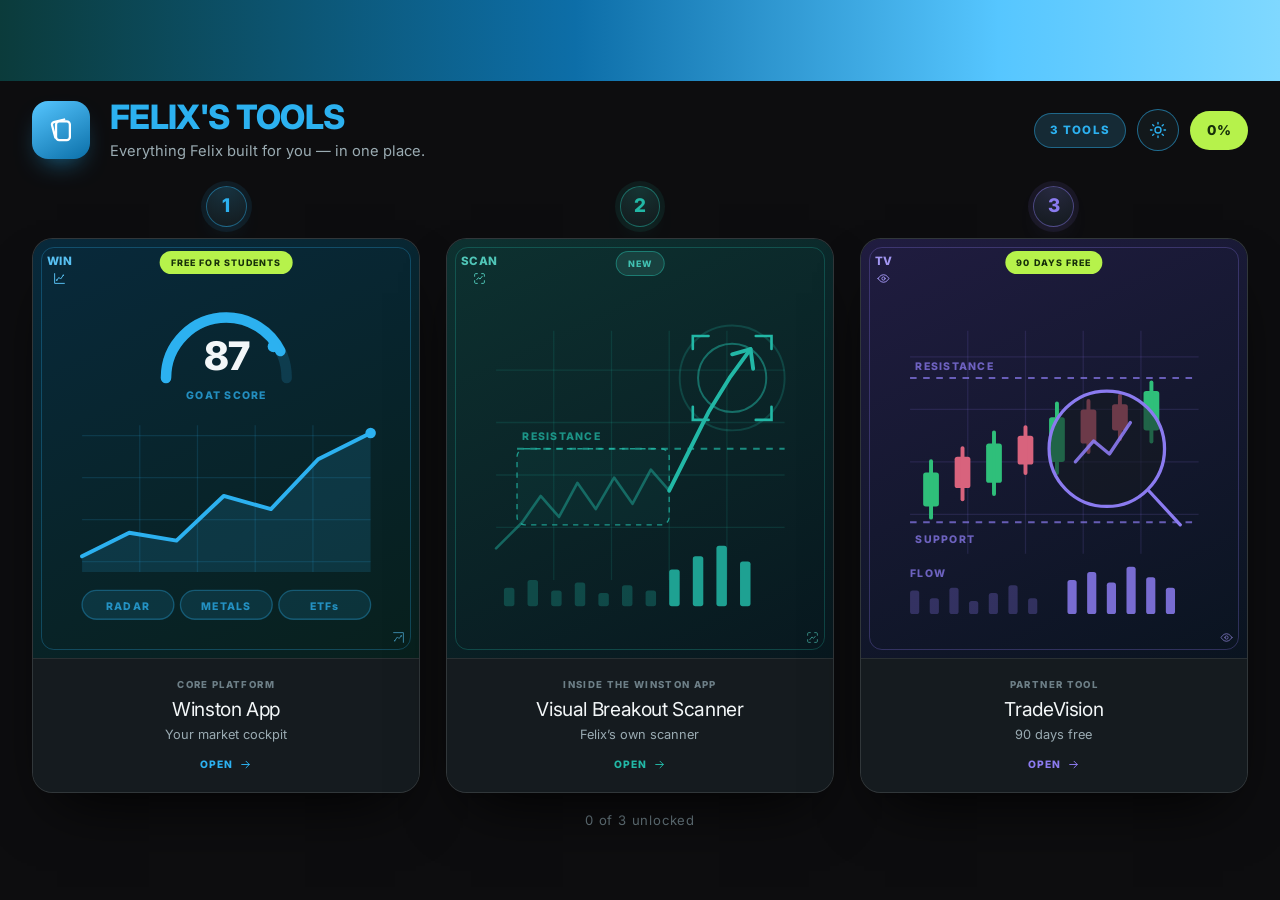
<file: index.html>
<!DOCTYPE html>
<html lang="en" data-theme="dark">
  <head>
    <meta charset="utf-8" />
    <meta name="viewport" content="width=device-width, initial-scale=1" />
    <title>Felix's Tools · GOAT Academy</title>
    <meta
      name="description"
      content="The three tools Felix built for the GOAT Academy community — the Winston App, the Visual Breakout Scanner and TradeVision."
    />
    <link
      rel="icon"
      href="data:image/svg+xml,<svg xmlns='http://www.w3.org/2000/svg' viewBox='0 0 100 100'><text y='.9em' font-size='90'>🐐</text></svg>"
    />
    <link rel="preconnect" href="https://fonts.googleapis.com" />
    <link rel="preconnect" href="https://fonts.gstatic.com" crossorigin />
    <link
      href="https://fonts.googleapis.com/css2?family=Inter:wght@400;600;700;800&display=swap"
      rel="stylesheet"
    />
    <link rel="stylesheet" href="assets/styles.css" />
  </head>
  <body>
    <div class="banner"></div>

    <header class="masthead">
      <div class="masthead__row">
        <span class="brandmark">
          <svg
            id="brandIcon"
            viewBox="0 0 24 24"
            fill="none"
            stroke="currentColor"
            stroke-width="1.8"
            stroke-linecap="round"
            stroke-linejoin="round"
            aria-hidden="true"
          ></svg>
        </span>

        <div class="masthead__titles">
          <h1>Felix's Tools</h1>
          <p>Everything Felix built for you — in one place.</p>
        </div>

        <div class="masthead__meta">
          <span class="chip chip--count" id="toolCount"></span>
          <button class="theme-toggle" id="themeToggle" type="button" aria-label="Switch theme">
            <svg
              id="iconMoon"
              class="icon-moon"
              viewBox="0 0 24 24"
              fill="none"
              stroke="currentColor"
              stroke-width="1.8"
              stroke-linecap="round"
              stroke-linejoin="round"
              aria-hidden="true"
            ></svg>
            <svg
              id="iconSun"
              class="icon-sun"
              viewBox="0 0 24 24"
              fill="none"
              stroke="currentColor"
              stroke-width="1.8"
              stroke-linecap="round"
              stroke-linejoin="round"
              aria-hidden="true"
            ></svg>
          </button>
          <span class="chip chip--progress" id="progressChip">0%</span>
        </div>
      </div>
    </header>

    <main class="stage">
      <div class="tools" id="tools"></div>
      <p class="deck-status" id="deckStatus"></p>
    </main>

    <div
      class="overlay"
      id="overlay"
      role="dialog"
      aria-modal="true"
      aria-labelledby="detailTitle"
      aria-hidden="true"
    >
      <article class="detail" id="detail"></article>
    </div>

    <script src="assets/data.js"></script>
    <script src="assets/art.js"></script>
    <script src="assets/app.js"></script>
  </body>
</html>
</file>
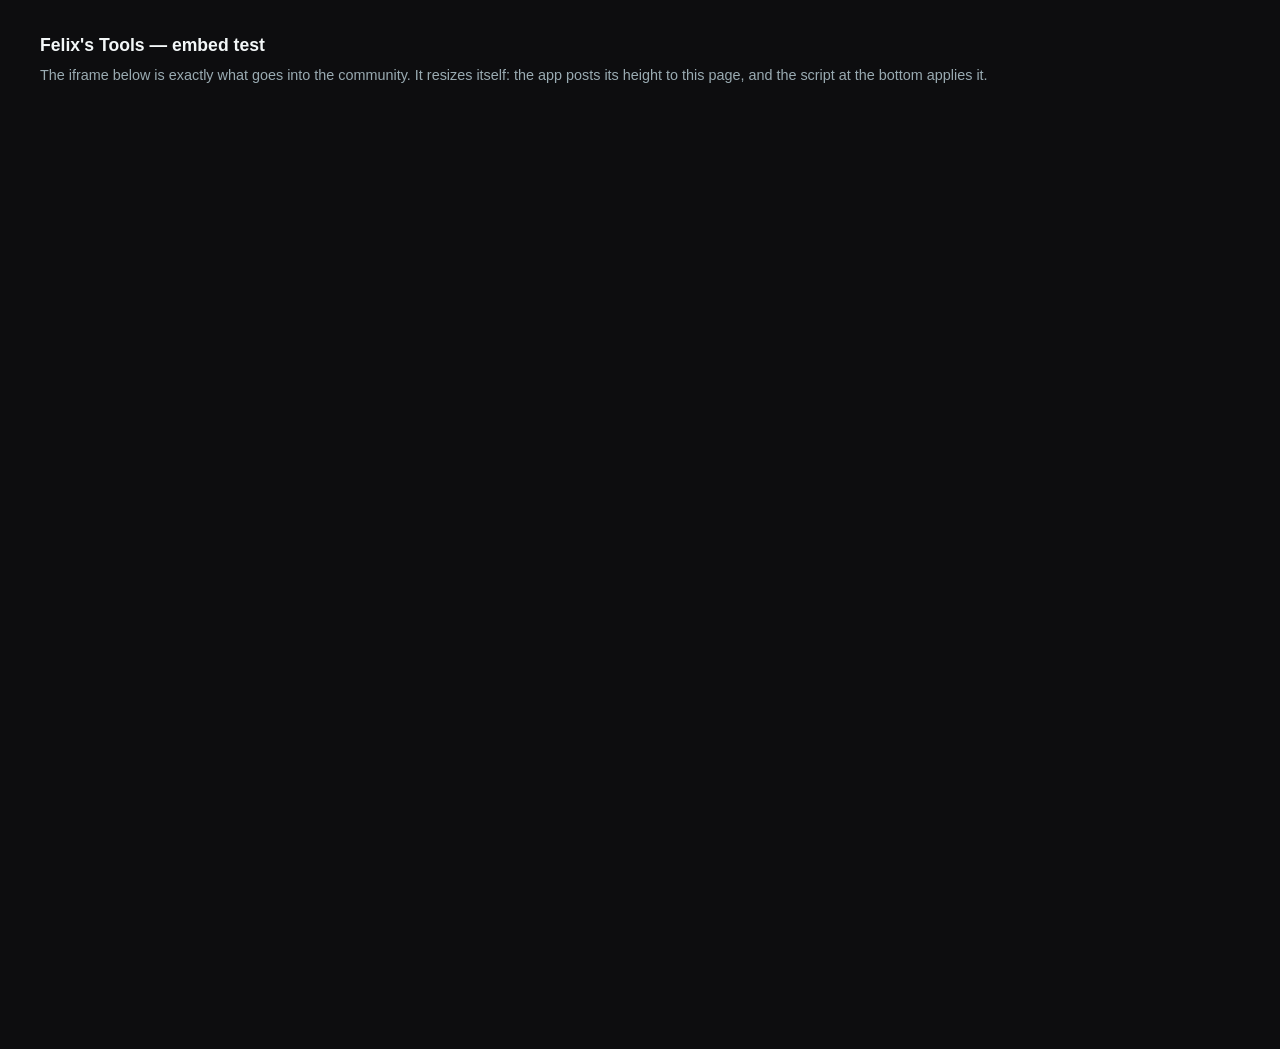
<file: embed.html>
<!DOCTYPE html>
<html lang="en">
  <head>
    <meta charset="utf-8" />
    <meta name="viewport" content="width=device-width, initial-scale=1" />
    <title>Felix's Tools — embed test</title>
    <style>
      body {
        margin: 0;
        padding: 2rem 1rem;
        background: #0d0d0f;
        color: #9aabb2;
        font: 400 15px/1.5 'Inter', -apple-system, BlinkMacSystemFont, 'Segoe UI',
          Roboto, Helvetica, Arial, sans-serif;
      }

      .page {
        max-width: 1200px;
        margin-inline: auto;
      }

      h1 {
        margin: 0 0 0.4rem;
        font-size: 1.1rem;
        color: #f3f7f8;
      }

      p {
        margin: 0 0 1.5rem;
        font-size: 0.9rem;
      }

      /* --- this is the part that gets pasted into Mighty Networks --- */
      .felix-tools-embed {
        position: relative;
        width: 100%;
        border: 0;
        border-radius: 16px;
        overflow: hidden;
        /* fallback height until the app reports its own */
        height: 900px;
      }

      @media (max-width: 700px) {
        .felix-tools-embed {
          height: 1800px;
        }
      }
    </style>
  </head>
  <body>
    <div class="page">
      <h1>Felix's Tools — embed test</h1>
      <p>
        The iframe below is exactly what goes into the community. It resizes
        itself: the app posts its height to this page, and the script at the
        bottom applies it.
      </p>

      <iframe
        class="felix-tools-embed"
        id="felixTools"
        src="https://goat-academy-felix-tools.vercel.app/"
        title="Felix's Tools"
        loading="lazy"
        allow="clipboard-write"
      ></iframe>
    </div>

    <script>
      // Size the iframe to the app's own content height.
      window.addEventListener('message', function (event) {
        var data = event.data;
        if (!data || data.type !== 'felix-tools:height') return;
        var frame = document.getElementById('felixTools');
        var height = Math.min(Math.max(Number(data.height) || 0, 480), 3000);
        if (height && Math.abs(frame.offsetHeight - height) > 2) {
          frame.style.height = height + 'px';
        }
      });
    </script>
  </body>
</html>
</file>
<file: assets/styles.css>
/* ==========================================================================
   Felix's Tools — a three-card deck.
   Light is the base palette; dark overrides only the tokens that change.
   ========================================================================== */

:root {
  --font-sans: 'Inter', -apple-system, BlinkMacSystemFont, 'Segoe UI', Roboto,
    Helvetica, Arial, sans-serif;

  --bg: #eef2f4;
  --surface: #ffffff;
  --surface-2: #f6f9fa;
  --surface-sunken: #eef3f5;
  --border: rgba(11, 34, 43, 0.1);
  --border-strong: rgba(11, 34, 43, 0.18);

  --text: #0b222b;
  --text-muted: #5b7079;
  --text-faint: #8497a0;

  --blue: #0d86c4;
  --blue-bright: #24a9e8;
  --lime: #6f9c12;
  --lime-chip-bg: #b6f24b;
  --lime-chip-text: #17300a;

  --card-teal-1: #e4f4f1;
  --card-teal-2: #d8ecf3;
  --card-violet-1: #ece6fb;
  --card-violet-2: #ddeaf9;
  --card-blue-1: #e0f0fb;
  --card-blue-2: #e7f3ec;

  --card-face: #ffffff;
  --card-edge: rgba(11, 34, 43, 0.12);
  --card-shadow: 0 30px 60px -28px rgba(11, 34, 43, 0.55);
  --card-shadow-active: 0 45px 90px -30px rgba(11, 34, 43, 0.6);

  --shadow-sm: 0 1px 2px rgba(11, 34, 43, 0.06),
    0 8px 24px -12px rgba(11, 34, 43, 0.18);
  --shadow-lg: 0 24px 70px -24px rgba(11, 34, 43, 0.35);
  --scrim: rgba(232, 239, 242, 0.72);

  --side-filter: saturate(0.95);
  --side-opacity: 0.62;
  --side-filter-hover: saturate(1);
  --side-opacity-hover: 0.85;

  --radius-sm: 10px;
  --radius: 16px;
  --radius-lg: 22px;
  --ease: cubic-bezier(0.22, 0.85, 0.25, 1);
}

html[data-theme='dark'] {
  --bg: #0d0d0f;
  --surface: #12181b;
  --surface-2: #171f23;
  --surface-sunken: #0b1114;
  --border: rgba(255, 255, 255, 0.09);
  --border-strong: rgba(255, 255, 255, 0.18);

  --text: #f3f7f8;
  --text-muted: #9aabb2;
  --text-faint: #6d7f87;

  --blue: #2cb1f0;
  --blue-bright: #56c6ff;
  --lime: #b6f24b;

  --card-teal-1: #0d3130;
  --card-teal-2: #08181f;
  --card-violet-1: #201c40;
  --card-violet-2: #0a1420;
  --card-blue-1: #08293b;
  --card-blue-2: #08201d;

  --card-face: #151b1f;
  --card-edge: rgba(255, 255, 255, 0.12);
  --card-shadow: 0 30px 60px -25px rgba(0, 0, 0, 0.95);
  --card-shadow-active: 0 50px 100px -30px rgba(0, 0, 0, 1);

  --shadow-sm: 0 1px 0 rgba(255, 255, 255, 0.04),
    0 10px 30px -18px rgba(0, 0, 0, 0.9);
  --shadow-lg: 0 40px 90px -30px rgba(0, 0, 0, 0.95);
  --scrim: rgba(6, 8, 9, 0.8);

  --side-filter: brightness(0.78) saturate(0.9);
  --side-opacity: 1;
  --side-filter-hover: brightness(0.95) saturate(1);
  --side-opacity-hover: 1;
}

/* ==========================================================================
   Base
   ========================================================================== */

* {
  box-sizing: border-box;
}

html,
body {
  height: 100%;
}

body {
  margin: 0;
  min-height: 100%;
  display: flex;
  flex-direction: column;
  font-family: var(--font-sans);
  background: var(--bg);
  color: var(--text);
  line-height: 1.5;
  -webkit-font-smoothing: antialiased;
  transition: background-color 0.35s var(--ease), color 0.35s var(--ease);
}

a {
  color: var(--blue);
}

img {
  max-width: 100%;
}

button {
  font: inherit;
  color: inherit;
}

.visually-hidden {
  position: absolute;
  width: 1px;
  height: 1px;
  margin: -1px;
  padding: 0;
  overflow: hidden;
  clip: rect(0 0 0 0);
  white-space: nowrap;
}

.eyebrow {
  font-size: 0.72rem;
  font-weight: 800;
  letter-spacing: 0.14em;
  text-transform: uppercase;
  color: var(--blue);
  margin: 0 0 0.4rem;
}

/* ==========================================================================
   Banner + masthead
   ========================================================================== */

.banner {
  height: clamp(56px, 9vh, 96px);
  background: linear-gradient(90deg, #0b3b3b, #0d6ea8 45%, var(--blue-bright) 78%, #7fd8ff);
}

.masthead {
  padding: clamp(1rem, 2vh, 1.4rem) clamp(1rem, 3vw, 2rem) 0.4rem;
}

.masthead__row {
  display: flex;
  align-items: center;
  gap: 1rem 1.25rem;
  flex-wrap: wrap;
  max-width: 1240px;
  margin-inline: auto;
}

.brandmark {
  width: clamp(46px, 5vw, 58px);
  height: clamp(46px, 5vw, 58px);
  border-radius: 16px;
  display: grid;
  place-items: center;
  flex: none;
  color: #fff;
  background: linear-gradient(150deg, var(--blue-bright), #0b6fa8);
  box-shadow: 0 12px 28px -14px rgba(36, 169, 232, 0.9);
}

.brandmark svg {
  width: 52%;
  height: 52%;
}

.masthead__titles {
  flex: 1 1 220px;
  min-width: 0;
}

.masthead h1 {
  margin: 0;
  font-size: clamp(1.4rem, 3.4vw, 2.1rem);
  line-height: 1.05;
  letter-spacing: -0.02em;
  font-weight: 800;
  text-transform: uppercase;
  color: var(--blue);
}

.masthead p {
  margin: 0.35rem 0 0;
  font-size: 0.92rem;
  color: var(--text-muted);
}

.masthead__meta {
  display: flex;
  align-items: center;
  gap: 0.7rem;
  margin-left: auto;
}

.chip {
  display: inline-flex;
  align-items: center;
  padding: 0.5rem 0.95rem;
  border-radius: 999px;
  font-size: 0.72rem;
  font-weight: 800;
  letter-spacing: 0.1em;
  text-transform: uppercase;
  border: 1px solid var(--border-strong);
  background: var(--surface);
  color: var(--text-muted);
}

.chip--count {
  color: var(--blue);
  border-color: color-mix(in srgb, var(--blue) 45%, transparent);
  background: color-mix(in srgb, var(--blue) 12%, var(--surface));
}

.chip--progress {
  background: var(--lime-chip-bg);
  color: var(--lime-chip-text);
  border-color: transparent;
  font-size: 0.85rem;
  letter-spacing: 0.02em;
  padding: 0.5rem 1rem;
}

/* ==========================================================================
   Stage + the three tools, side by side
   ========================================================================== */

.stage {
  flex: 1 1 auto;
  display: flex;
  flex-direction: column;
  align-items: center;
  justify-content: flex-start;
  gap: clamp(0.9rem, 2vh, 1.4rem);
  padding: clamp(0.75rem, 2vh, 1.5rem) clamp(1rem, 3vw, 2rem)
    clamp(1rem, 2vh, 1.5rem);
}

.tools {
  width: min(100%, 1500px);
  display: grid;
  grid-template-columns: repeat(3, minmax(0, 1fr));
  gap: clamp(0.9rem, 2vw, 1.75rem);
  align-items: start;
  /* Fill the row, then the leftover height: --chrome is everything above and
     below the cards (banner, masthead, badge, counter, padding). */
  --chrome: 290px;
  --card-w-max: min(520px, calc((100vh - var(--chrome)) * 0.7));
}

.tool {
  display: grid;
  justify-items: center;
  gap: clamp(0.6rem, 1.2vh, 0.9rem);
}

/* 1 · 2 · 3 — a badge above each card, so the set reads as three at a glance */
.tool__num {
  --size: clamp(38px, 3.2vw, 52px);
  margin: 0;
  width: var(--size);
  height: var(--size);
  display: grid;
  place-items: center;
  border-radius: 50%;
  font-size: calc(var(--size) * 0.46);
  font-weight: 800;
  line-height: 1;
  letter-spacing: -0.02em;
  color: var(--tint);
  background: radial-gradient(
    120% 120% at 50% 0%,
    color-mix(in srgb, var(--tint) 18%, var(--surface)),
    var(--surface)
  );
  border: 1.5px solid color-mix(in srgb, var(--tint) 45%, transparent);
  box-shadow: 0 0 0 5px color-mix(in srgb, var(--tint) 9%, transparent),
    0 12px 26px -16px color-mix(in srgb, var(--tint) 90%, transparent);
  transition: transform 0.3s var(--ease), color 0.3s var(--ease),
    background 0.3s var(--ease), border-color 0.3s var(--ease),
    box-shadow 0.3s var(--ease);
}

.tool:hover .tool__num,
.tool:focus-within .tool__num {
  transform: translateY(-3px) scale(1.05);
  color: #fff;
  border-color: transparent;
  background: linear-gradient(
    150deg,
    color-mix(in srgb, var(--tint) 92%, #fff),
    color-mix(in srgb, var(--tint) 62%, #04222c)
  );
  box-shadow: 0 0 0 6px color-mix(in srgb, var(--tint) 14%, transparent),
    0 16px 30px -16px color-mix(in srgb, var(--tint) 95%, transparent);
}

.tool[data-state='done'] .tool__num {
  color: var(--lime-chip-text);
  background: var(--lime-chip-bg);
  border-color: transparent;
  box-shadow: 0 0 0 5px color-mix(in srgb, var(--lime-chip-bg) 18%, transparent);
}

/* ==========================================================================
   The cards
   ========================================================================== */

.pcard {
  width: 100%;
  max-width: var(--card-w-max, 340px);
  justify-self: center;
  aspect-ratio: 0.7;
  padding: 0;
  border: none;
  background: none;
  cursor: pointer;
  transform: translateY(var(--lift, 0px)) scale(var(--zoom, 1));
  transition: transform 0.4s var(--ease), filter 0.4s var(--ease);
}

.pcard:hover,
.pcard:focus-visible {
  --lift: -10px;
  --zoom: 1.035;
  outline: none;
}

/* the press itself reads as the start of the zoom */
.pcard:active {
  --lift: -4px;
  --zoom: 1.06;
  transition-duration: 0.12s;
}

.pcard:focus-visible .pcard__face {
  box-shadow: var(--card-shadow-active), 0 0 0 3px var(--blue-bright);
}

.pcard.is-source {
  opacity: 0;
  pointer-events: none;
}

/* Card face — a real card: white/graphite stock, thin edge, inner rule. */
.pcard__face {
  position: relative;
  width: 100%;
  height: 100%;
  border-radius: clamp(14px, 1.6vw, 22px);
  overflow: hidden;
  display: flex;
  flex-direction: column;
  background: var(--card-face);
  border: 1px solid var(--card-edge);
  box-shadow: var(--card-shadow);
  transition: box-shadow 0.45s var(--ease);
}

.pcard:hover .pcard__face,
.pcard:focus-visible .pcard__face {
  box-shadow: var(--card-shadow-active);
}

[data-accent='blue'] {
  --c1: var(--card-blue-1);
  --c2: var(--card-blue-2);
  --tint: var(--blue);
}

[data-accent='teal'] {
  --c1: var(--card-teal-1);
  --c2: var(--card-teal-2);
  --tint: #22b8a6;
}

[data-accent='violet'] {
  --c1: var(--card-violet-1);
  --c2: var(--card-violet-2);
  --tint: #8b7bf0;
}

/* Upper half: the "art" */
.pcard__art {
  position: relative;
  flex: 1 1 auto;
  min-height: 0;
  overflow: hidden;
  display: grid;
  place-items: stretch;
  padding: clamp(0.5rem, 1vw, 0.9rem);
  background: linear-gradient(155deg, var(--c1), var(--c2));
}

.pcard__art::after {
  content: '';
  position: absolute;
  inset: 8px;
  border-radius: clamp(8px, 1vw, 14px);
  border: 1px solid color-mix(in srgb, var(--tint) 28%, transparent);
  pointer-events: none;
}

.pcard__emblem {
  width: clamp(56px, 7vw, 82px);
  height: clamp(56px, 7vw, 82px);
  border-radius: 50%;
  display: grid;
  place-items: center;
  color: #fff;
  background: linear-gradient(
    150deg,
    color-mix(in srgb, var(--tint) 92%, #fff),
    color-mix(in srgb, var(--tint) 60%, #04222c)
  );
  box-shadow: 0 18px 40px -18px color-mix(in srgb, var(--tint) 95%, transparent);
}

.pcard__emblem svg {
  width: 46%;
  height: 46%;
}


/* ==========================================================================
   Card artwork (assets/art.js)
   ========================================================================== */

.scene {
  width: 100%;
  height: 100%;
  min-height: 0;
  display: block;
}

.scene text {
  font-family: var(--font-sans);
  font-weight: 800;
  font-size: 8px;
  letter-spacing: 0.12em;
}

.a-grid path {
  stroke: var(--tint);
  stroke-width: 1;
  opacity: 0.14;
  fill: none;
}

.a-line,
.a-line-soft {
  fill: none;
  stroke: var(--tint);
  stroke-width: 3;
  stroke-linecap: round;
  stroke-linejoin: round;
}

.a-line-soft {
  stroke-width: 2;
  opacity: 0.45;
}

.a-fill {
  fill: var(--tint);
  opacity: 0.14;
  stroke: none;
}

.a-rule {
  fill: none;
  stroke: var(--tint);
  stroke-width: 1.5;
  stroke-dasharray: 5 5;
  opacity: 0.7;
}

.a-range {
  fill: var(--tint);
  fill-opacity: 0.07;
  stroke: var(--tint);
  stroke-width: 1;
  stroke-dasharray: 4 4;
  opacity: 0.8;
}

.a-ink {
  fill: var(--tint);
}

.a-ink-stroke {
  fill: none;
  stroke: var(--tint);
  stroke-width: 3;
  stroke-linecap: round;
}

.scene .a-text {
  fill: var(--tint);
  font-size: 8px;
  opacity: 0.75;
}

.scene .a-score {
  fill: var(--text);
  font-family: var(--font-sans);
  font-weight: 800;
  font-size: 30px;
  letter-spacing: -0.02em;
}

.a-track,
.a-arc {
  fill: none;
  stroke-linecap: round;
  stroke-width: 8;
}

.a-track {
  stroke: var(--tint);
  opacity: 0.16;
}

.a-arc {
  stroke: var(--tint);
  stroke-dasharray: 123 200;
}

.a-chip rect {
  fill: var(--tint);
  fill-opacity: 0.12;
  stroke: var(--tint);
  stroke-opacity: 0.35;
  stroke-width: 1;
}

.a-up rect {
  fill: #2fbf7a;
}

.a-down rect {
  fill: #d8637d;
}

.a-bar rect {
  fill: var(--tint);
  opacity: 0.28;
}

.a-bar--hot rect {
  opacity: 0.85;
}

.a-ring {
  fill: none;
  stroke: var(--tint);
  stroke-width: 1.5;
  opacity: 0.5;
}

.a-ring--far {
  opacity: 0.22;
}

.a-reticle path {
  fill: none;
  stroke: var(--tint);
  stroke-width: 2;
  stroke-linecap: round;
}

.a-glass {
  fill: var(--card-face);
  opacity: 0.55;
}

.a-lens {
  fill: none;
  stroke: var(--tint);
  stroke-width: 2.5;
  stroke-linecap: round;
}

.a-lens-mark {
  fill: none;
  stroke: var(--tint);
  stroke-width: 2.5;
  stroke-linecap: round;
  stroke-linejoin: round;
  opacity: 0.9;
}

/* Promo flag on the art */
.pcard__flag {
  position: absolute;
  left: 50%;
  top: 12px;
  z-index: 2;
  transform: translateX(-50%);
  padding: 0.3rem 0.7rem;
  border-radius: 999px;
  font-size: clamp(0.54rem, 0.7vw, 0.62rem);
  font-weight: 800;
  letter-spacing: 0.12em;
  text-transform: uppercase;
  white-space: nowrap;
  background: var(--lime-chip-bg);
  color: var(--lime-chip-text);
}

.pcard__flag[data-tone='blue'] {
  background: color-mix(in srgb, var(--tint) 24%, var(--card-face));
  color: color-mix(in srgb, var(--tint) 85%, var(--text));
  border: 1px solid color-mix(in srgb, var(--tint) 50%, transparent);
}

/* Corner pips, like a rank + suit */
.pcard__corner {
  position: absolute;
  display: flex;
  flex-direction: column;
  align-items: center;
  gap: 2px;
  font-size: clamp(0.6rem, 0.9vw, 0.72rem);
  font-weight: 800;
  letter-spacing: 0.04em;
  color: color-mix(in srgb, var(--tint) 78%, var(--text));
}

.pcard__corner svg {
  width: 13px;
  height: 13px;
}

.pcard__corner--tl {
  top: 14px;
  left: 14px;
}

.pcard__corner--br {
  bottom: 14px;
  right: 14px;
  transform: rotate(180deg);
  opacity: 0.65;
}

/* Lower half: the label */
.pcard__label {
  flex: 0 0 auto;
  padding: clamp(0.95rem, 1.5vw, 1.25rem) clamp(0.9rem, 1.4vw, 1.2rem);
  text-align: center;
  border-top: 1px solid var(--border);
  background: var(--card-face);
}

.pcard__kicker {
  display: block;
  font-size: clamp(0.56rem, 0.75vw, 0.66rem);
  font-weight: 800;
  letter-spacing: 0.14em;
  text-transform: uppercase;
  color: var(--text-faint);
}

.pcard__name {
  display: block;
  margin: 0.35rem 0 0;
  font-size: clamp(0.98rem, 1.5vw, 1.3rem);
  line-height: 1.15;
  letter-spacing: -0.02em;
}

.pcard__tagline {
  display: block;
  margin: 0.3rem 0 0;
  font-size: clamp(0.72rem, 1vw, 0.85rem);
  color: var(--text-muted);
}

.pcard__hint {
  margin: 0.8rem 0 0;
  display: flex;
  align-items: center;
  justify-content: center;
  gap: 0.35rem;
  font-size: clamp(0.6rem, 0.8vw, 0.7rem);
  font-weight: 800;
  letter-spacing: 0.1em;
  text-transform: uppercase;
  color: var(--tint);
  opacity: 0;
  transform: translateY(4px);
  transition: opacity 0.35s var(--ease), transform 0.35s var(--ease);
}

.pcard__hint svg {
  width: 13px;
  height: 13px;
}

.pcard__hint {
  opacity: 1;
  transform: none;
}

/* Unlocked seal */
.pcard__seal {
  position: absolute;
  top: 12px;
  right: 12px;
  width: 26px;
  height: 26px;
  border-radius: 50%;
  display: grid;
  place-items: center;
  background: var(--lime-chip-bg);
  color: var(--lime-chip-text);
  box-shadow: 0 6px 16px -8px rgba(0, 0, 0, 0.7);
  opacity: 0;
  transform: scale(0.5);
  transition: opacity 0.3s var(--ease), transform 0.35s var(--ease);
}

.pcard__seal svg {
  width: 14px;
  height: 14px;
}

.pcard[data-state='done'] .pcard__seal {
  opacity: 1;
  transform: none;
}

.pcard.is-source {
  opacity: 0;
  pointer-events: none;
}

/* ==========================================================================
   Progress line
   ========================================================================== */

.deck-status {
  margin: 0;
  font-size: 0.82rem;
  letter-spacing: 0.06em;
  color: var(--text-faint);
}

.theme-toggle {
  width: 42px;
  height: 42px;
  flex: none;
  border-radius: 50%;
  display: grid;
  place-items: center;
  cursor: pointer;
  background: var(--surface);
  border: 1.5px solid color-mix(in srgb, var(--blue) 55%, transparent);
  color: var(--blue);
  transition: color 0.2s var(--ease), transform 0.2s var(--ease),
    background-color 0.2s var(--ease);
}

.theme-toggle:hover {
  transform: translateY(-1px) scale(1.04);
  background: color-mix(in srgb, var(--blue) 12%, var(--surface));
}

.theme-toggle svg {
  width: 18px;
  height: 18px;
}

.theme-toggle .icon-sun {
  display: none;
}

html[data-theme='dark'] .theme-toggle .icon-sun {
  display: block;
}

html[data-theme='dark'] .theme-toggle .icon-moon {
  display: none;
}

/* ==========================================================================
   Expanded detail — the card "opens" into this
   ========================================================================== */

.overlay {
  position: fixed;
  inset: 0;
  z-index: 50;
  display: grid;
  place-items: center;
  padding: clamp(0.75rem, 3vw, 2.5rem);
  background: var(--scrim);
  backdrop-filter: blur(14px);
  opacity: 0;
  pointer-events: none;
  transition: opacity 0.3s var(--ease);
}

.overlay.is-open {
  opacity: 1;
  pointer-events: auto;
}

.detail {
  position: relative;
  width: min(720px, 100%);
  max-height: 100%;
  overflow-y: auto;
  border-radius: var(--radius-lg);
  border: 1px solid var(--border-strong);
  background: var(--surface);
  box-shadow: var(--shadow-lg);
  transform-origin: top left;
}

.detail__inner {
  opacity: 0;
  transition: opacity 0.25s var(--ease) 0.12s;
}

.overlay.is-open .detail__inner {
  opacity: 1;
}

.detail__head {
  position: relative;
  overflow: hidden;
  padding: 1.7rem 4.2rem 1.6rem 1.8rem;
  display: flex;
  gap: 1rem;
  align-items: flex-start;
  background: linear-gradient(155deg, var(--c1), var(--c2));
}

.detail__head > .detail__scene {
  position: absolute;
  z-index: 0;
  top: 50%;
  right: -2%;
  width: 240px;
  height: 240px;
  transform: translateY(-50%);
  opacity: 0.3;
  pointer-events: none;
  -webkit-mask-image: linear-gradient(90deg, transparent, #000 60%);
  mask-image: linear-gradient(90deg, transparent, #000 60%);
}

.detail__head > * {
  position: relative;
  z-index: 1;
}

@media (max-width: 620px) {
  .detail__head > .detail__scene {
    display: none;
  }
}

.detail__emblem {
  width: 58px;
  height: 58px;
  border-radius: 17px;
  flex: none;
  display: grid;
  place-items: center;
  color: #fff;
  background: linear-gradient(
    150deg,
    color-mix(in srgb, var(--tint) 92%, #fff),
    color-mix(in srgb, var(--tint) 60%, #04222c)
  );
  box-shadow: 0 14px 30px -16px color-mix(in srgb, var(--tint) 95%, transparent);
}

.detail__emblem svg {
  width: 28px;
  height: 28px;
}

.detail h2 {
  margin: 0.2rem 0 0.4rem;
  font-size: clamp(1.5rem, 3.6vw, 2rem);
  letter-spacing: -0.025em;
}

.detail__summary {
  margin: 0;
  color: var(--text-muted);
  max-width: 46ch;
}

.badge {
  display: inline-block;
  padding: 0.32rem 0.7rem;
  border-radius: 999px;
  font-size: 0.63rem;
  font-weight: 800;
  letter-spacing: 0.1em;
  text-transform: uppercase;
  white-space: nowrap;
}

.badge--lime {
  background: var(--lime-chip-bg);
  color: var(--lime-chip-text);
}

.badge--blue {
  background: color-mix(in srgb, var(--blue) 20%, transparent);
  color: var(--blue);
  border: 1px solid color-mix(in srgb, var(--blue) 45%, transparent);
}

.close {
  position: absolute;
  z-index: 5;
  top: 1rem;
  right: 1rem;
  width: 40px;
  height: 40px;
  border-radius: 50%;
  display: grid;
  place-items: center;
  cursor: pointer;
  border: 1px solid var(--border-strong);
  background: var(--surface);
  color: var(--text-muted);
  transition: transform 0.2s var(--ease), color 0.2s var(--ease);
}

.close:hover {
  transform: rotate(90deg);
  color: var(--text);
}

.close svg {
  width: 17px;
  height: 17px;
}

.detail__body {
  background: var(--surface);
  border-top: 1px solid var(--border);
  padding: 1.7rem 1.8rem 1.9rem;
  display: grid;
  gap: 1.7rem;
}

.block h3 {
  margin: 0 0 0.9rem;
  font-size: 0.72rem;
  font-weight: 800;
  letter-spacing: 0.14em;
  text-transform: uppercase;
  color: var(--text-faint);
}

.highlights {
  list-style: none;
  margin: 0;
  padding: 0;
  display: grid;
  gap: 0.7rem;
}

.highlights li {
  display: flex;
  gap: 0.7rem;
  align-items: flex-start;
  font-size: 0.95rem;
  color: var(--text-muted);
}

.highlights li svg {
  width: 17px;
  height: 17px;
  flex: none;
  margin-top: 0.2rem;
  color: var(--tint);
}

.steps {
  list-style: none;
  counter-reset: step;
  margin: 0;
  padding: 0;
  display: grid;
  gap: 0.85rem;
}

.steps li {
  counter-increment: step;
  display: grid;
  grid-template-columns: 30px minmax(0, 1fr);
  gap: 0.85rem;
  align-items: start;
  padding: 0.95rem 1.1rem;
  border-radius: var(--radius);
  background: var(--surface-2);
  border: 1px solid var(--border);
}

.steps li::before {
  content: counter(step);
  width: 30px;
  height: 30px;
  border-radius: 50%;
  display: grid;
  place-items: center;
  font-size: 0.85rem;
  font-weight: 800;
  color: #fff;
  background: linear-gradient(
    150deg,
    color-mix(in srgb, var(--tint) 92%, #fff),
    color-mix(in srgb, var(--tint) 62%, #04222c)
  );
}

.steps strong.step__title {
  display: block;
  margin-bottom: 0.25rem;
}

.steps p {
  margin: 0;
  font-size: 0.93rem;
  line-height: 1.55;
  color: var(--text-muted);
}

.callout {
  margin: 0;
  padding: 1rem 1.15rem;
  border-radius: var(--radius);
  border: 1px solid color-mix(in srgb, var(--blue) 30%, transparent);
  background: color-mix(in srgb, var(--blue) 8%, var(--surface));
  font-size: 0.9rem;
  color: var(--text-muted);
}

.callout strong {
  color: var(--text);
}

.video {
  position: relative;
  display: block;
  border-radius: var(--radius);
  overflow: hidden;
  border: 1px solid var(--border);
  aspect-ratio: 16 / 9;
  background: var(--surface-sunken);
}

.video img {
  width: 100%;
  height: 100%;
  object-fit: cover;
  display: block;
}

.video__play {
  position: absolute;
  inset: 0;
  display: grid;
  place-items: center;
  background: linear-gradient(180deg, transparent 40%, rgba(0, 0, 0, 0.55));
  color: #fff;
}

.video__play span {
  width: 62px;
  height: 62px;
  border-radius: 50%;
  display: grid;
  place-items: center;
  background: rgba(255, 255, 255, 0.16);
  border: 2px solid rgba(255, 255, 255, 0.85);
  backdrop-filter: blur(6px);
  transition: transform 0.25s var(--ease);
}

.video:hover .video__play span {
  transform: scale(1.08);
}

.video__label {
  position: absolute;
  left: 1rem;
  bottom: 0.9rem;
  font-size: 0.8rem;
  font-weight: 700;
  color: #fff;
  text-shadow: 0 2px 10px rgba(0, 0, 0, 0.6);
}

.support {
  padding: 1.2rem 1.3rem;
  border-radius: var(--radius);
  background: var(--surface-2);
  border: 1px solid var(--border);
}

.support h4 {
  margin: 0 0 0.4rem;
  font-size: 0.98rem;
}

.support p {
  margin: 0 0 0.95rem;
  font-size: 0.9rem;
  line-height: 1.55;
  color: var(--text-muted);
}

/* Actions */

.actions {
  display: flex;
  flex-wrap: wrap;
  gap: 0.7rem;
  align-items: center;
}

.btn {
  display: inline-flex;
  align-items: center;
  gap: 0.5rem;
  padding: 0.8rem 1.25rem;
  border-radius: 999px;
  font-size: 0.9rem;
  font-weight: 700;
  text-decoration: none;
  cursor: pointer;
  border: 1px solid transparent;
  transition: transform 0.2s var(--ease), filter 0.2s var(--ease),
    background-color 0.2s var(--ease);
}

.btn:hover {
  transform: translateY(-1px);
  filter: brightness(1.05);
}

.btn svg {
  width: 16px;
  height: 16px;
}

.btn--primary {
  background: linear-gradient(120deg, var(--blue-bright), var(--blue));
  color: #fff;
  box-shadow: 0 14px 30px -16px var(--blue-bright);
}

.btn--ghost {
  background: transparent;
  border-color: var(--border-strong);
  color: var(--text-muted);
}

.btn--confirm {
  background: var(--surface-2);
  border-color: color-mix(in srgb, var(--lime) 45%, transparent);
  color: var(--text);
}

.btn--confirm[aria-pressed='true'] {
  background: var(--lime-chip-bg);
  border-color: var(--lime-chip-bg);
  color: var(--lime-chip-text);
}

.btn--confirm .check {
  width: 20px;
  height: 20px;
  border-radius: 6px;
  display: grid;
  place-items: center;
  border: 1.5px solid var(--border-strong);
  color: transparent;
}

.btn--confirm[aria-pressed='true'] .check {
  background: var(--lime-chip-text);
  border-color: var(--lime-chip-text);
  color: var(--lime-chip-bg);
}

.confirm-hint {
  margin: 0.9rem 0 0;
  font-size: 0.82rem;
  line-height: 1.45;
  color: var(--text-faint);
}

/* ==========================================================================
   Embedded in an iframe
   The host sizes the frame from the height we post, so the page must lay out
   to its natural height and never size anything from the viewport height.
   ========================================================================== */

.is-embedded,
.is-embedded body {
  height: auto;
  min-height: 0;
}

.is-embedded .stage {
  flex: 0 0 auto;
  padding-bottom: clamp(1.25rem, 2vh, 2rem);
}

.is-embedded .tools {
  --card-w-max: 460px;
}

/* ==========================================================================
   Responsive
   ========================================================================== */

@media (max-width: 900px) {
  .tools {
    gap: 1rem;
  }
}

@media (max-width: 700px) {
  .tools {
    grid-template-columns: minmax(0, 1fr);
    gap: 1.6rem;
    max-width: 340px;
  }

  .stage {
    justify-content: flex-start;
  }

  .masthead__meta {
    margin-left: 0;
  }

  .detail__head {
    padding: 1.4rem 3.6rem 1.3rem 1.2rem;
  }

  .detail__body {
    padding-inline: 1.15rem;
  }

  .detail__head .close {
    top: 0.7rem;
    right: 0.7rem;
  }

}

@media (prefers-reduced-motion: reduce) {
  *,
  *::before,
  *::after {
    animation-duration: 0.001ms !important;
    transition-duration: 0.001ms !important;
  }
}
</file>
